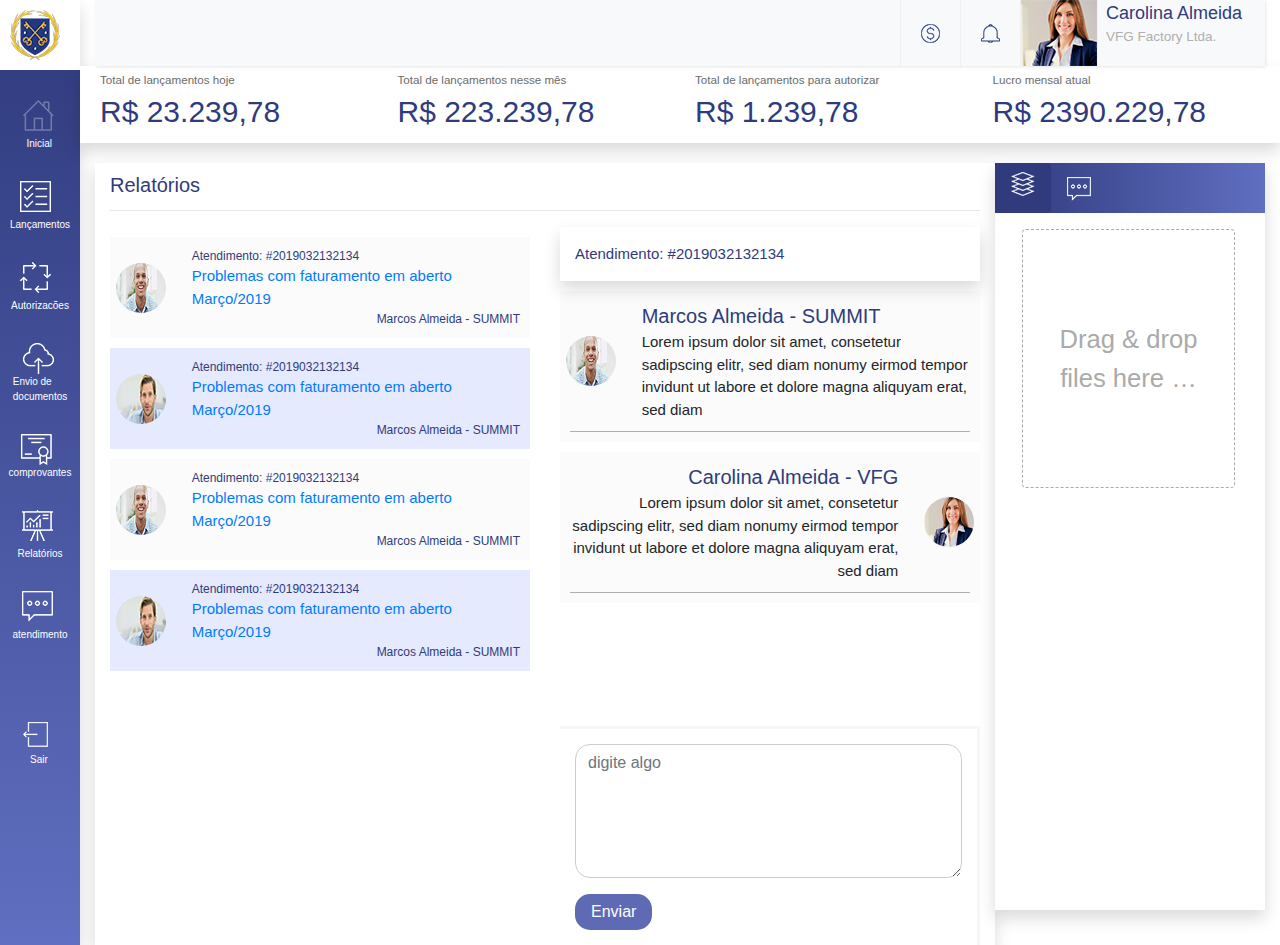
<file: atendimento.html>
<!DOCTYPE html>
<html>

<head>
    <meta charset="utf-8">
    <meta name="viewport" content="width=device-width, initial-scale=1.0">
    <meta http-equiv="X-UA-Compatible" content="IE=edge">

    <title>Summit</title>

    <!-- Bootstrap CSS CDN -->
    <link rel="stylesheet" href="./css/bootstrap.min.css" >
    <link href="css/fileinput.css" media="all" rel="stylesheet" type="text/css"/>
    <link rel="stylesheet" href="https://use.fontawesome.com/releases/v5.5.0/css/all.css" crossorigin="anonymous">
    <link href="themes/explorer-fas/theme.css" media="all" rel="stylesheet" type="text/css"/>   
     <link rel="stylesheet" href="./css/style.css">

    <!-- Font Awesome JS -->
    
</head>

<body>
    <div class="wrapper shadow">
        <!-- Sidebar  -->
        <nav id="sidebar" class="shadow">
            <div class="sidebar-header">
                <img src="./img/logo.png" alt="">
            </div>

            
            <ul class="menu">
                <li> <a href="index.html"> <img class="img-home" src="./img/home.png" alt=""> Inicial</a> </li>
                <li> <a href="lancamentos.html"><img class="img-lacamentos" src="./img/lancamento.png" alt="">Lançamentos</a> </li>
                <li><a href="autorizacoes.html"><img class="img-atualizacoes" src="./img/atualizacao.png" alt="">Autorizacões</a></li>
                <li> <a href="enviodocs.html"><img class="img-envdoc" src="./img/donwload2.png" alt="">Envio de documentos</a> </li>
                <li> <a href="comprovantes.html"> <img class="img-comprovante" src="/img/comprovantes.png" alt="">comprovantes</a></li>
                <li> <a href="relatorio.html"> <img class="img-relatorio" src="./img/relatorio.png" alt="">Relatórios</a></li>
                <li><a href="atendimento.html"><img class="img-atendimento" src="./img/atendimento.png" alt="">atendimento</a></li>
                <li> <a href="#"> <img class="img-sair" src="./img/sair.png" alt="">Sair</a></li>
            </ul>
        
        </nav>

        <!-- Page Content  -->
        <div id="content" class="container-fluid">
            <button type="button" id="sidebarCollapse" class="btn btn-info d-none">
                <i class="fas fa-align-left"></i>
                <span>Toggle Sidebar</span>
            </button>
            
            <nav class="navbar navbar-expand-lg  navbar-light bg-light">
                <div class="container-fluid">

                
                    <button class="btn btn-dark d-inline-block d-lg-none ml-auto" type="button" data-toggle="collapse" data-target="#navbarSupportedContent" aria-controls="navbarSupportedContent" aria-expanded="false" aria-label="Toggle navigation">
                        <i class="fas fa-align-justify"></i>
                    </button>

                    <div class="collapse navbar-collapse" id="navbarSupportedContent">
                        <ul class="nav navbar-nav ml-auto">
                            <li class="nav-item active">
                                <a class="nav-link info-icons" href="#"><img src="./img/nav-money.png" alt=""></a>
                            </li>
                            <li class="nav-item">
                                <a class="nav-link info-icons" href="#"><img src="./img/nav-bell.png" alt=""></a>
                            </li>
                            <li class="nav-item">
                                <a class="nav-link p-0" href="#"><img class="img-perfil" src="./img/mulher.png" alt=""></a>
                            </li>
                            <li class="nav-item">
                                <a class="nav-link user-name" href="#">
                                    
                                    Carolina Almeida
                                    <p>VFG Factory Ltda.</p>

                                </a>
                              
                            </li>
                        </ul>
                    </div>
                </div>
            </nav>

            <div class="row shadow money-status">
                <div class="col-md-3">
                        <p>Total de lançamentos hoje</p> 
                        <h1>R$ 23.239,78</h1>
                </div>

                <div class="col-md-3">
                    <p>Total de lançamentos nesse mês</p>
                    <h1>R$ 223.239,78</h1>
                </div>

                <div class="col-md-3">
                    <p>Total de lançamentos para autorizar</p>
                    <h1>R$ 1.239,78</h1>
                </div>

                <div class="col-md-3">
                    <p>Lucro mensal atual</p>
                    <h1>R$ 2390.229,78</h1>
                </div>
            </div>


            <div class="row m-t-20">
                
                <div class="col-md-9">
                    
                    <div class="row">
                        
                        <div class="col-md-12 shadow h-81.8vh m-l-15">
                          
                            <div class="row">
                                
                                  <div class="col-md-4">
                                      <h1 class="f-s-20 f-c-blue m-t-10">Relatórios</h1>
                                  </div>
                               
                             </div>
                             <hr>

                            <div class="row ">
                                    <div class="col-6 chat-user">
                                      <div class="nav flex-column nav-pills bate-papo" id="v-pills-tab" role="tablist" aria-orientation="vertical">
                                        <a class=" active bc-fff" id="v-pills-home-tab" data-toggle="pill" href="#v-pills-home" role="tab" aria-controls="v-pills-home" aria-selected="true">
                                                <div class="chat-box">
                                                        <div class="row">
            
                                                            <div class="col-md-2 chat-img">
                                                                <img class="rounded-circle img-chat" src="./img/chat1.jpg" alt="">
                                                            </div>
            
                                                            <div class="col-md-8 col-lg-10 chat-text">
                                                                <span class="f-s-12 f-c-blue">Atendimento: #2019032132134</span>
                                                                <span class="qdl f-s-15">Problemas com faturamento em aberto Março/2019</span> 
                                                                <span class="float-right f-s-12 f-c-blue flex-reverse">Marcos Almeida - SUMMIT</span>
                                                            </div>
                                                        </div>
                                                     </div>
                                        </a>
                                        <a  id="v-pills-profile-tab" data-toggle="pill" href="#v-pills-profile" role="tab" aria-controls="v-pills-profile" aria-selected="false">
                                            <div class="chat-box chat-blue">
                                                <div class="row">
    
                                                    <div class="col-md-2 chat-img">
                                                        <img class="rounded-circle img-chat" src="./img/chat2.jpg" alt="">
                                                    </div>
    
                                                    <div class="col-md-8 col-lg-10 chat-text">
                                                        <span class="f-s-12 f-c-blue">Atendimento: #2019032132134</span>
                                                        <span class="qdl f-s-15">Problemas com faturamento em aberto Março/2019</span> 
                                                        <span class="float-right f-s-12 f-c-blue flex-reverse">Marcos Almeida - SUMMIT</span>
                                                    </div>
                                                </div>
                                             </div>
                                        </a>
                                        <a  id="v-pills-messages-tab" data-toggle="pill" href="#v-pills-messages" role="tab" aria-controls="v-pills-messages" aria-selected="false">
                                                <div class="chat-box">
                                                        <div class="row">
            
                                                            <div class="col-md-2 chat-img">
                                                                <img class="rounded-circle img-chat" src="./img/chat1.jpg" alt="">
                                                            </div>
            
                                                            <div class="col-md-8 col-lg-10 chat-text">
                                                                <span class="f-s-12 f-c-blue">Atendimento: #2019032132134</span>
                                                                <span class="qdl f-s-15">Problemas com faturamento em aberto Março/2019</span> 
                                                                <span class="float-right f-s-12 f-c-blue flex-reverse">Marcos Almeida - SUMMIT</span>
                                                            </div>
                                                        </div>
                                                     </div>
                                        </a>
                                        <a  id="v-pills-settings-tab" data-toggle="pill" href="#v-pills-settings" role="tab" aria-controls="v-pills-settings" aria-selected="false">
                                                <div class="chat-box chat-blue">
                                                        <div class="row">
            
                                                            <div class="col-md-2 chat-img">
                                                                <img class="rounded-circle img-chat" src="./img/chat2.jpg" alt="">
                                                            </div>
            
                                                            <div class="col-md-8 col-lg-10 chat-text">
                                                                <span class="f-s-12 f-c-blue">Atendimento: #2019032132134</span>
                                                                <span class="qdl f-s-15">Problemas com faturamento em aberto Março/2019</span> 
                                                                <span class="float-right f-s-12 f-c-blue flex-reverse">Marcos Almeida - SUMMIT</span>
                                                            </div>
                                                        </div>
                                                     </div>
                                        </a>





                                      </div>
                                    </div>
                                    <div class="col-6">
                                      <div class="tab-content" id="v-pills-tabContent">
                                        <div class="tab-pane fade show active" id="v-pills-home" role="tabpanel" aria-labelledby="v-pills-home-tab">
                                                <div class="col-md-12 shadow p-15">
                                                        <span class="f-c-blue f-s-15">Atendimento: #2019032132134</span>
                                                    </div>
                                                <div class="chat chat-conversation">
                                                    
                                                    <div class="chat-box ">
                                                        <div class="chat-border">
                                                            <div class="row">
                                                                <div class="col-md-2 chat-img">
                                                                    <img class="rounded-circle img-chat" src="./img/chat1.jpg" alt="">
                                                                </div>
                
                                                                <div class="col-md-8 col-lg-10 chat-text">
                                                                    <span class="f-s-20 f-c-blue ">Marcos Almeida - SUMMIT</span>
                                                                    <span class="qdl f-s-15">Lorem ipsum dolor sit amet, consetetur sadipscing elitr, sed diam nonumy eirmod tempor invidunt ut labore et dolore magna aliquyam erat, sed diam</span> 
                                                                </div>
                                                            </div>
                                                        </div>
                                                     </div>
            
                                                     <div class="chat-box">
                                                            <div class="chat-border">
                                                                <div class="row">
                                                                    <div class="col-md-8 col-lg-10 text-right">
                                                                        <span class="f-s-20 f-c-blue ">Carolina Almeida - VFG</span>
                                                                        <span class="qdl f-s-15">Lorem ipsum dolor sit amet, consetetur sadipscing elitr, sed diam nonumy eirmod tempor invidunt ut labore et dolore magna aliquyam erat, sed diam</span> 
                                                                    </div>

                                                                    <div class="col-md-2 chat-img">
                                                                            <img class="rounded-circle img-chat img-chat" src="./img/mulher.png" alt="">
                                                                    </div>

                                                                </div>
                                                            </div>
                                                         </div>
                        
                
                                                </div>
                                                <div class="p-15 b-1">
                                                    <form>
                                                            <div class="form-group form-chat ">
                                                                    <textarea class="form-control " id="exampleFormControlTextarea1" rows="5" placeholder="digite algo"></textarea>
                                                            </div>
                                                            <div>
                                                                <button type="button" class="btn btn-primary btn-chat">Enviar</button>
                                                            </div>
                                                    </form>
                                                </div>
                                        </div>
                                        <div class="tab-pane fade" id="v-pills-profile" role="tabpanel" aria-labelledby="v-pills-profile-tab">
                                                <div class="col-md-12 shadow p-15">
                                                        <span class="f-c-blue f-s-15">Atendimento: #2019032132134</span>
                                                    </div>
                                                <div class="chat chat-conversation">
                                                    
                                                    <div class="chat-box ">
                                                        <div class="chat-border">
                                                            <div class="row">
                                                                <div class="col-md-2 chat-img">
                                                                    <img class="rounded-circle img-chat" src="./img/chat1.jpg" alt="">
                                                                </div>
                
                                                                <div class="col-md-8 col-lg-10 chat-text">
                                                                    <span class="f-s-20 f-c-blue ">Marcos Almeida - SUMMIT</span>
                                                                    <span class="qdl f-s-15">Lorem ipsum dolor sit amet, consetetur sadipscing elitr, sed diam nonumy eirmod tempor invidunt ut labore et dolore magna aliquyam erat, sed diam</span> 
                                                                </div>
                                                            </div>
                                                        </div>
                                                     </div>
            
                                                     <div class="chat-box">
                                                            <div class="chat-border">
                                                                <div class="row">
                                                                    <div class="col-md-8 col-lg-10 text-right">
                                                                        <span class="f-s-20 f-c-blue ">Carolina Almeida - VFG</span>
                                                                        <span class="qdl f-s-15">Lorem ipsum dolor sit amet, consetetur sadipscing elitr, sed diam nonumy eirmod tempor invidunt ut labore et dolore magna aliquyam erat, sed diam</span> 
                                                                    </div>

                                                                    <div class="col-md-2 chat-img">
                                                                            <img class="rounded-circle img-chat img-chat" src="./img/mulher.png" alt="">
                                                                    </div>

                                                                </div>
                                                            </div>
                                                         </div>
            
                                                         <div class="chat-box">
                                                            <div class="chat-border">
                                                                    <div class="row">
                        
                                                                        <div class="col-md-2 chat-img">
                                                                            <img class="rounded-circle img-chat" src="./img/chat1.jpg" alt="">
                                                                        </div>
                        
                                                                        <div class="col-md-8 col-lg-10 chat-text">
                                                                            <span class="f-s-20 f-c-blue ">Marcos Almeida - SUMMIT</span>
                                                                            <span class="qdl f-s-15">Lorem ipsum dolor sit amet, consetetur sadipscing elitr, sed diam nonumy eirmod tempor invidunt ut labore et dolore magna aliquyam erat, sed diam</span> 
                                                                        </div>
                                                                    </div>
                                                            </div>

                                                            

                                                         </div>
                                                    </div>
                                                    <div class="p-15 b-1">
                                                        <form>
                                                                <div class="form-group form-chat ">
                                                                        <textarea class="form-control " id="exampleFormControlTextarea1" rows="5" placeholder="digite algo"></textarea>
                                                                </div>
                                                                <div>
                                                                    <button type="button" class="btn btn-primary btn-chat">Enviar</button>
                                                                </div>
                                                        </form>
                                                    </div>


                                        </div>
                                        <div class="tab-pane fade" id="v-pills-messages" role="tabpanel" aria-labelledby="v-pills-messages-tab">
                                                <div class="col-md-12 shadow p-15">
                                                        <span class="f-c-blue f-s-15">Atendimento: #2019032132134</span>
                                                    </div>
                                                <div class="chat chat-conversation">
                                                    
                                                    <div class="chat-box ">
                                                        <div class="chat-border">
                                                            <div class="row">
                                                                <div class="col-md-2 chat-img">
                                                                    <img class="rounded-circle img-chat" src="./img/chat1.jpg" alt="">
                                                                </div>
                
                                                                <div class="col-md-8 col-lg-10 chat-text">
                                                                    <span class="f-s-20 f-c-blue ">Marcos Almeida - SUMMIT</span>
                                                                    <span class="qdl f-s-15">Lorem ipsum dolor sit amet, consetetur sadipscing elitr, sed diam nonumy eirmod tempor invidunt ut labore et dolore magna aliquyam erat, sed diam</span> 
                                                                </div>
                                                            </div>
                                                        </div>
                                                     </div>
            
                                                     <div class="chat-box">
                                                            <div class="chat-border">
                                                                <div class="row">
                                                                    <div class="col-md-8 col-lg-10 text-right">
                                                                        <span class="f-s-20 f-c-blue ">Carolina Almeida - VFG</span>
                                                                        <span class="qdl f-s-15">Lorem ipsum dolor sit amet, consetetur sadipscing elitr, sed diam nonumy eirmod tempor invidunt ut labore et dolore magna aliquyam erat, sed diam</span> 
                                                                    </div>

                                                                    <div class="col-md-2 chat-img">
                                                                            <img class="rounded-circle img-chat img-chat" src="./img/mulher.png" alt="">
                                                                    </div>

                                                                </div>
                                                            </div>
                                                        </div>
                                            
                                                    </div>

                                                    <div class="p-15 b-1">
                                                        <form>
                                                                <div class="form-group form-chat ">
                                                                        <textarea class="form-control " id="exampleFormControlTextarea1" rows="5" placeholder="digite algo"></textarea>
                                                                </div>
                                                                <div>
                                                                    <button type="button" class="btn btn-primary btn-chat">Enviar</button>
                                                                </div>
                                                        </form>
                                                    </div>

                                        </div>
                                        <div class="tab-pane fade" id="v-pills-settings" role="tabpanel" aria-labelledby="v-pills-settings-tab">
                                                <div class="col-md-12 shadow p-15">
                                                        <span class="f-c-blue f-s-15">Atendimento: #2019032132134</span>
                                                    </div>
                                                <div class="chat chat-conversation">
                                                    
                                                    <div class="chat-box ">
                                                        <div class="chat-border">
                                                            <div class="row">
                                                                <div class="col-md-2 chat-img">
                                                                    <img class="rounded-circle img-chat" src="./img/chat1.jpg" alt="">
                                                                </div>
                
                                                                <div class="col-md-8 col-lg-10 chat-text">
                                                                    <span class="f-s-20 f-c-blue ">Marcos Almeida - SUMMIT</span>
                                                                    <span class="qdl f-s-15">Lorem ipsum dolor sit amet, consetetur sadipscing elitr, sed diam nonumy eirmod tempor invidunt ut labore et dolore magna aliquyam erat, sed diam</span> 
                                                                </div>
                                                            </div>
                                                        </div>
                                                     </div>
            
                                                     <div class="chat-box">
                                                            <div class="chat-border">
                                                                <div class="row">
                                                                    <div class="col-md-8 col-lg-10 text-right">
                                                                        <span class="f-s-20 f-c-blue ">Carolina Almeida - VFG</span>
                                                                        <span class="qdl f-s-15">Lorem ipsum dolor sit amet, consetetur sadipscing elitr, sed diam nonumy eirmod tempor invidunt ut labore et dolore magna aliquyam erat, sed diam</span> 
                                                                    </div>

                                                                    <div class="col-md-2 chat-img">
                                                                            <img class="rounded-circle img-chat img-chat" src="./img/mulher.png" alt="">
                                                                    </div>

                                                                </div>
                                                            </div>
                                                        </div>

                                                        <div class="chat-box">
                                                                <div class="chat-border">
                                                                    <div class="row">
                                                                        <div class="col-md-8 col-lg-10 text-right">
                                                                            <span class="f-s-20 f-c-blue ">Carolina Almeida - VFG</span>
                                                                            <span class="qdl f-s-15">Lorem ipsum dolor sit amet, consetetur sadipscing elitr, sed diam nonumy eirmod tempor invidunt ut labore et dolore magna aliquyam erat, sed diam</span> 
                                                                        </div>
    
                                                                        <div class="col-md-2 chat-img">
                                                                                <img class="rounded-circle img-chat img-chat" src="./img/mulher.png" alt="">
                                                                        </div>
    
                                                                    </div>
                                                                </div>
                                                            </div>

                                                            <div class="chat-box">
                                                                    <div class="chat-border">
                                                                        <div class="row">
                                                                            <div class="col-md-8 col-lg-10 text-right">
                                                                                <span class="f-s-20 f-c-blue ">Carolina Almeida - VFG</span>
                                                                                <span class="qdl f-s-15">Lorem ipsum dolor sit amet, consetetur sadipscing elitr, sed diam nonumy eirmod tempor invidunt ut labore et dolore magna aliquyam erat, sed diam</span> 
                                                                            </div>
        
                                                                            <div class="col-md-2 chat-img">
                                                                                    <img class="rounded-circle img-chat img-chat" src="./img/mulher.png" alt="">
                                                                            </div>
        
                                                                        </div>
                                                                    </div>
                                                                </div>

                                                                <div class="chat-box">
                                                                        <div class="chat-border">
                                                                            <div class="row">
                                                                                <div class="col-md-8 col-lg-10 text-right">
                                                                                    <span class="f-s-20 f-c-blue ">Carolina Almeida - VFG</span>
                                                                                    <span class="qdl f-s-15">Lorem ipsum dolor sit amet, consetetur sadipscing elitr, sed diam nonumy eirmod tempor invidunt ut labore et dolore magna aliquyam erat, sed diam</span> 
                                                                                </div>
            
                                                                                <div class="col-md-2 chat-img">
                                                                                        <img class="rounded-circle img-chat img-chat" src="./img/mulher.png" alt="">
                                                                                </div>
            
                                                                            </div>
                                                                        </div>
                                                                    </div>

                                                        </div>
                                                        <div class="p-15 b-1">
                                                            <form>
                                                                    <div class="form-group form-chat ">
                                                                            <textarea class="form-control " id="exampleFormControlTextarea1" rows="5" placeholder="digite algo"></textarea>
                                                                    </div>
                                                                    <div>
                                                                        <button type="button" class="btn btn-primary btn-chat">Enviar</button>
                                                                    </div>
                                                            </form>
                                                        </div>
                                        </div>
                                      </div>
                                    </div>
                                  </div>
    

                        </div>

                        
                      
                    </div>
                  
                   
                      
                    </div>

                

                    <div class="col-md-3">
                        <div class="shadow h-100vh">

                                <ul class="nav nav-pills mb-3" id="pills-tab" role="tablist">
                                        <li class="nav-item">
                                          <a class="nav-link active" id="pills-home-tab" data-toggle="pill" href="#pills-home" role="tab" aria-controls="pills-home" aria-selected="true"> <img src="./img/stack.png" alt=""></a>
                                        </li>
                                        <li class="nav-item">
                                          <a class="nav-link" id="pills-profile-tab" data-toggle="pill" href="#pills-profile" role="tab" aria-controls="pills-profile" aria-selected="false"><img src="./img/message.png" alt=""></a>
                                        </li>
                                       
                                      </ul>

                                      <div class="tab-content" id="pills-tabContent">
                                        <div class="tab-pane fade show active" id="pills-home" role="tabpanel" aria-labelledby="pills-home-tab">

                                            
                                                  
                                            <div class="col-md-12">
                                                    
                                                <div class="form-group">
                                                    <div class="file-loading">
                                                        <input id="file-4" type="file" class="file" data-upload-url="#" data-theme="fas">
                                                    </div>
                                                </div>
                                                
                                            </div>

                                        
                                            


                                        </div>
                                        <div class="tab-pane fade" id="pills-profile" role="tabpanel" aria-labelledby="pills-profile-tab">

                                            arroz

                                        </div>
                                      </div>
                        </div>
                    </div>
                
                </div>

            </div>
        </div>
    </div>

    <!-- jQuery CDN - Slim version (=without AJAX) -->
    <script src="js/jquery.js"></script>
    <script src="https://cdnjs.cloudflare.com/ajax/libs/popper.js/1.14.0/umd/popper.min.js" integrity="sha384-cs/chFZiN24E4KMATLdqdvsezGxaGsi4hLGOzlXwp5UZB1LY//20VyM2taTB4QvJ" crossorigin="anonymous"></script>
    <!-- Bootstrap JS -->
    <script src="https://stackpath.bootstrapcdn.com/bootstrap/4.1.0/js/bootstrap.min.js" integrity="sha384-uefMccjFJAIv6A+rW+L4AHf99KvxDjWSu1z9VI8SKNVmz4sk7buKt/6v9KI65qnm" crossorigin="anonymous"></script>
    <script src="js/plugins/piexif.js" type="text/javascript"></script>
    <script src="js/plugins/sortable.js" type="text/javascript"></script>
    <script src="js/fileinput.js" type="text/javascript"></script>
    <script src="js/locales/fr.js" type="text/javascript"></script>
    <script src="js/locales/es.js" type="text/javascript"></script>
    <script src="themes/fas/theme.js" type="text/javascript"></script>
    <script src="themes/explorer-fas/theme.js" type="text/javascript"></script>
    <script type="text/javascript">

        $(document).ready(function () {
            $('#sidebarCollapse').on('click', function () {
                $('#sidebar').toggleClass('active');
            });
        });

    </script>
     
</body>

</html>
</file>
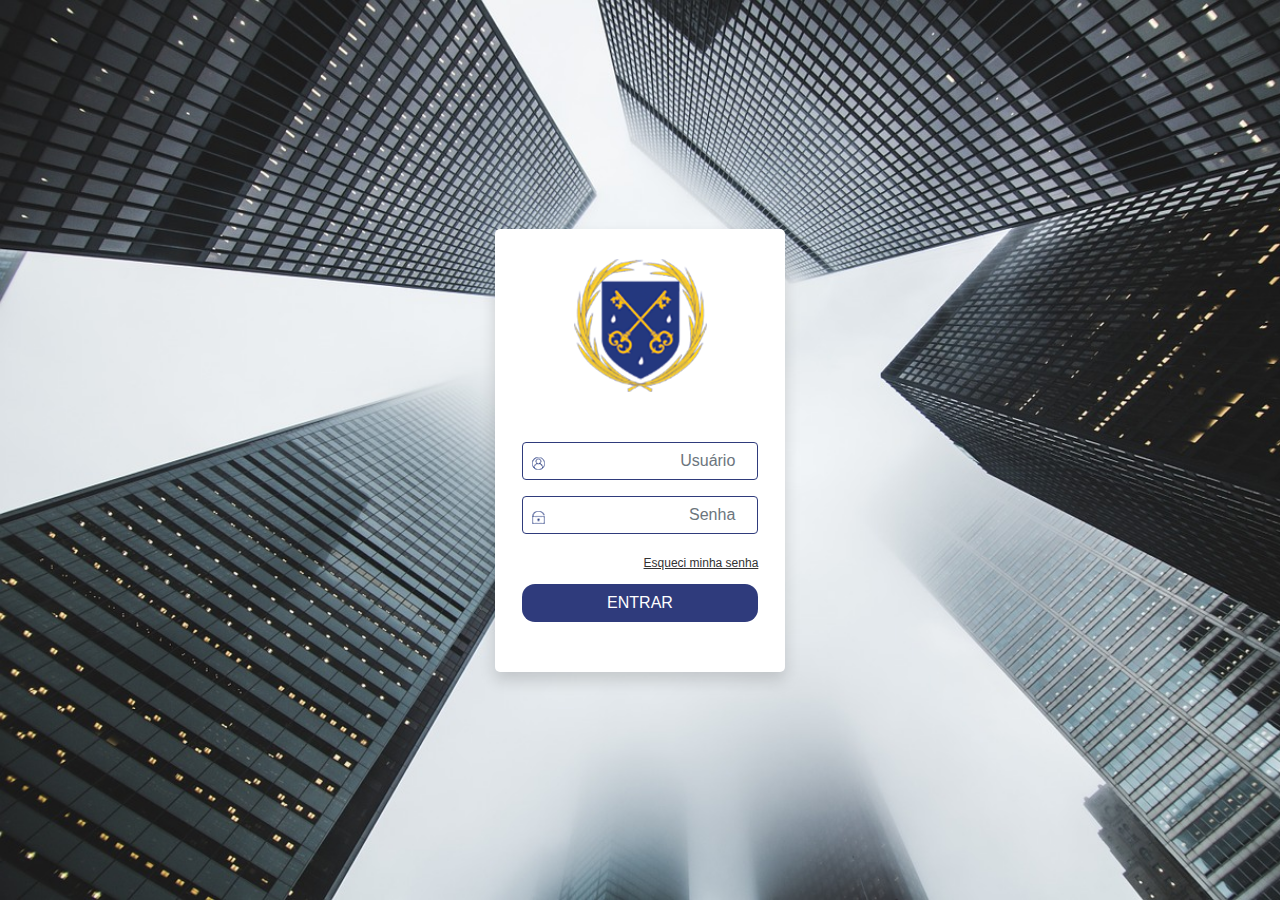
<file: login.html>
<!DOCTYPE html>
<html>

<head>
    <meta charset="utf-8">
    <meta name="viewport" content="width=device-width, initial-scale=1.0">
    <meta http-equiv="X-UA-Compatible" content="IE=edge">

    <title>Summit</title>

    <!-- Bootstrap CSS CDN -->
    <link rel="stylesheet" href="css/bootstrap.min.css" >
    <link href="css/fileinput.css" media="all" rel="stylesheet" type="text/css"/>
    <link rel="stylesheet" href="https://use.fontawesome.com/releases/v5.5.0/css/all.css" crossorigin="anonymous">
    <link href="themes/explorer-fas/theme.css" media="all" rel="stylesheet" type="text/css"/>

    <!-- Our Custom CSS -->
    <link rel="stylesheet" href="./css/style.css">

    <!-- Font Awesome JS -->
    
</head>

<body>
    <div class="bg-login">
            <div class="col-md-3">
                <div class="login shadow bg-white">
                    <div class="row">
                        <div class="col-md-12 flex-center">
                            <img src="./img/logo-login.png" alt="" srcset="">
                        </div>
                    </div>

                    <div class="row">
                        <div class="col-md-10 offset-1 m-t-50">
                            <div class="form-group">
                                <input type="email" class="form-control login-input"  aria-describedby="emailHelp" placeholder="Usuário">
                                <img src="./img/usuario.png" alt="">
                            </div>
                        </div>

                        <div class="col-md-10 offset-1">
                            <div class="form-group">
                                <input type="email" class="form-control login-input"  aria-describedby="emailHelp" placeholder="Senha">
                                <img src="./img/lock.png" alt="">
                            </div>
                        </div>
                    </div>

                    <div class="row">
                        <div class="col-md-10 offset-1 text-right">
                            <a class="password-lost f-s-12 f-c-gray" href="#">Esqueci minha senha</a>
                        </div>
                    </div>

                    <div class="row">
                        <div class="col-md-10 offset-1 m-t-10">
                           <button class="btn btn-login form-control">ENTRAR</button>
                        </div>
                    </div>

                </div>
            </div>
    </div>


</body>

</html>
</file>
<file: css/style.css>
body{
    background: #f1f1f1;
}

.bg-login{
    background: url("../img/bglogin.jpg");
    height: 100vh;
    background-repeat: none;
    width: 100vw;
    background-size: cover;
    display: flex;
    justify-content: center;
    align-items: center;
}

.navbar {
    padding: 0px;
    background: #fff;
    border: none;
    border-radius: 0;
    margin-bottom: 40px;
    box-shadow: 1px 1px 3px rgba(0, 0, 0, 0.1);    
}

.shadow{
    background: #fff;
}

.navbar-nav li a{
    padding:0px;
    height: 100%;
    border-left: 1px solid #F0F0F0;
}

.info-icons {
    display: flex;
    justify-content: center;
    align-items: center;
    padding: 20px!important;
}
.navbar-btn {
    box-shadow: none;
    outline: none !important;
    border: none;
}

.user-name{
    color: #2F3B7C!important;
    font-size: 1.125em;  /* 18px*/
}

.user-name p{
    color:#AFAFAF; 
    font-size: 0.750em; /*12px*/
}

.img-perfil{
    width: 76px;
    height: 66px;
}

/* ---------------------------------------------------
    SIDEBAR STYLE
----------------------------------------------------- */

.wrapper {
    display: flex;
    width: 100%;
    align-items: stretch;
}

#sidebar {
    
    width: 80px;
    background-image: linear-gradient(to bottom, #2f3b7c, #3b478d, #47549e, #5461af, #606fc1);
    color: #fff;
    transition: all 0.3s;
}

#sidebar.active {
    margin-left: -80px;
}

#sidebar .sidebar-header {
    padding: 10px;
    background: #fff;
    color:#000;
}


a[data-toggle="collapse"] {
    position: relative;
}

.dropdown-toggle::after {
    display: block;
    position: absolute;
    top: 50%;
    right: 20px;
    transform: translateY(-50%);
}




/* ---------------------------------------------------
    CONTENT STYLE
----------------------------------------------------- */

#content {
   
    min-height: 83vh;
    transition: all 0.3s;
    
}

/* ---------------------------------------------------
    MEDIAQUERIES
----------------------------------------------------- */

.money-status{
    margin-top: -40px;
    padding: 5px;
}

.money-status h1{
    font-size: 1.875em;
    margin-top: -10px;
    color:#2F3B7C;
}
.money-status p{
    font-size: 0.725em;
    color:#6B6B6B;
}

.f-s-130{
    font-size: 8.125em;
}
.f-s-30{
    font-size: 1.875em;
}

.f-s-20{
    font-size: 1.25em;
}

.f-s-15{
    font-size: 15px;
}

.f-s-12{
    font-size: 0.750em;
}

.f-s-8{
    font-size: 8px;
}

.f-c-gold{
    color:#E2CB6C;
}

.f-c-darkgold{
    color:#83725D;
}

.f-c-gray{
    color:#333333;
}
.f-c-blue{
    color:#2F3B7C;
}

.qdl{
    display: block;
}

.h-100p{
    height: 100%;
}

.h-100vh{
    height: 83vh;
}

.h-81.8{
    height: 81.8vh;
}

.w-30px{
    width: 30px;
}

.p-l-15{
    padding-left: 15px;
}

.p-l-0{
    padding-left: 0;
}

.p-r-0{
    padding-right: 0;
}

.p-t-0{
    padding-top: 0!important;
}

.p-15{
    padding: 15px;
}

.m-t-50{
    margin-top: 50px;
}
.m-t-20{
    margin-top: 20px;
}

.m-t-10{
    margin-top: 10px;
}

.m-t-5{
    margin-top: 5px;
}

.m-t-5n{
    margin-top:-5px;
}
.table-ultimo-lancamentos td{
    font-size: 0.750em; /* 12px*/
}

.table-status{
    background: #F0F0F0;
    width: 120px;
    text-align: center;
    border-radius: 20px;
    float: right;
    padding: 1px;
    font-size: 12px;
}


.table-lancamentos{

}

.table-lancamentos tr{
   font-size: 16px;
}

.table-status.wait{
    background: #FFD420;
}

.table-status.stop{
    background: #FF704B;
    color:#fff;
}

.table-status.sucess{
    background: #7AE566;
}

.table-status.finished{
    background: #3EADF8;
    color:#fff;
   
}

.td-time{
    display: flex;
    justify-content: center;
    
}

.td-time img{
    padding-right: 5px;
}

.nav-pills{
    background-image: linear-gradient(to right, #2f3b7c, #3b478d, #47549e, #5461af, #606fc1);
    height: 50px;
    display: flex;
    align-items: center;
    
}
.nav-pills .nav-link.active, .nav-pills .show>.nav-link {
    color: #fff;
    background-color:#2F3B7C;
    height: 50px;
}

.drag-box{
    border: 2px dashed #c3c3c3;
    border-radius:8px;
    height: 200px;
    padding: 10px;
    background: #F0F0F0;
    display: flex;
    justify-content: center;
    align-items: center;


}

.progress-bar {

    background-color: #2F3B7C;

}

.menu{
    list-style: none;
    padding: 30px;
    
}

.menu li{
    margin-bottom: 30px;
    display: flex;
    justify-content: center;
    align-items: center;

}

.menu a{
    color:#fff;
    text-decoration: none;
    font-size: 10px;

    
}

.img-home{
    margin-left: -4px;
    padding-bottom: 5px;
}

.img-lacamentos{
    margin-left: 10px;
    padding-bottom: 5px;
}

.img-atualizacoes{
    margin-left: 9px;
    padding-bottom: 5px;
}

.img-envdoc{
    display: block;
    margin-left: 10px;
}

.img-comprovante{
    margin-left: 12px;
}

.img-relatorio{
    margin-left: 5px;
    padding-bottom: 5px;
}

.img-atendimento{
    margin-left: 10px;
    padding-bottom: 5px;
}

.img-sair{
    margin-left: -7px;
    padding-bottom: 5px;
    margin-top: 50px;
}

.percentage{
    position: absolute;
    margin-left: 93%;
}


.btn-base{
    width: 7.9em;
    background: #5E6BB4;
    color:#fff;
    border-radius: 7px;
}

.btn-edit{
    background: #E2CB6C;
    border-radius: 4px;
    width: 25px;
    height: 25px;
    display: flex;
    justify-content: center;
}

.btn-cancel{
    background: rgba(255, 112, 75, 1);
}

.btn-autoriza{
    background: #7AE566;
}

.btn-file.pdf{
    background: #FF704B;
    width: 80px;
    height: 20px;
    border-radius:10px;
    font-size: 12px;
    color:#fff;
    padding: 0px;
    text-align: center;
}

.btn-file.img{
    background: #FF92E2;
    width: 80px;
    height: 20px;
    border-radius:10px;
    font-size: 12px;
    color:#fff;
    padding: 0;
    text-align: center;
}


.btn-file.outros{
    background: #6B6B6B;
    width: 80px;
    height: 20px;
    border-radius:10px;
    font-size: 12px;
    color:#fff;
    padding: 0;
    text-align: center;
}

.btn-file.planilha{
    background: #7AE566;
    width: 80px;
    height: 20px;
    border-radius:10px;
    font-size: 12px;
    color:#000000;
    padding: 0;
    text-align: center;
}

.btn-file.documento{
    background: #3EADF8;
    width: 80px;
    height: 20px;
    border-radius:10px;
    font-size: 12px;
    color:#fff;
    padding: 0;
    text-align: center;
}


hr{
    margin-top: 5px;
}

/* checkbox */
.checklabel {
    display: block;
    position: relative;
    padding-left: 35px;
    margin-bottom: 12px;
    cursor: pointer;
    font-size: 22px;
    -webkit-user-select: none;
    -moz-user-select: none;
    -ms-user-select: none;
    user-select: none;
  }
  
  /* Hide the browser's default checkbox */
  .checklabel input {
    position: absolute;
    opacity: 0;
    cursor: pointer;
    height: 0;
    width: 0;
  }
  
  /* Create a custom checkbox */
  .checkmark {
    position: absolute;
    top: 0;
    left: 0;
    height: 15px;
    width: 15px;
    background-color: #fff;
    border-radius: 4px;
    box-shadow: 0px 3px 6px rgba(0, 0, 0, 0.16) ;
  }
  
  /* On mouse-over, add a grey background color */
  .checklabel:hover input ~ .checkmark {
    background-color: #ccc;
  }
  
  /* When the checkbox is checked, add a blue background */
  .checklabel input:checked ~ .checkmark {
    background-color: #fff;
  }
  
  /* Create the checkmark/indicator (hidden when not checked) */
  .checkmark:after {
    content: "";
    position: absolute;
    display: none;
  }
  
  /* Show the checkmark when checked */
  .checklabel input:checked ~ .checkmark:after {
    display: block;
  }
  
  /* Style the checkmark/indicator */
  .checklabel .checkmark:after {
    left: 5px;
    top: 3px;
    width: 5px;
    height: 10px;
    border: solid #000;
    border-width: 0 2px 2px 0;
    -webkit-transform: rotate(45deg);
    -ms-transform: rotate(45deg);
    transform: rotate(45deg);
  }


.td-blue{
      background: #5E6BB4;
      border-top:none!important;
      width:20px;
      border-left: 5px solid #5E6BB4;
      
  }

.td-blue .checkmark{
  margin-left: 10px
}

.td-border-stop{
    border-left: 5px solid #FF704B;
}

.td-border-sucess{
    border-left: 5px solid #7AE566;
}

.td-border-blue{
    border-left: 5px solid #5E6BB4;
}



.file-caption-main{
    display: none;
}

.btn-table-download{
    display: flex;
    justify-content: center;
    align-items: center;
    width: 35px;  
    height: 35px;
    
}

.btn-table-download img{
    margin-left: 5px;
}

.table-historico{
    font-size: 16px;
}

.file-preview {
    border-radius: 5px;
    padding: 0;
    width: 100%;
    border:none;
    margin-bottom: 5px;
}

.close.fileinput-remove{
    display: none;
}

.td-w-file{
    width: 30px;
}


.file-radio{

    display: flex;
    flex-direction: column;
    align-items: center;

}

.file-radio img{
    padding-bottom: 10px;
}

.input-date{
    border-radius: 20px;
    text-align: center;
}

.btn-relatorio{
    border:1px solid #AFAFAF;
    background: #fff;
    color:#AFAFAF;
    border-radius: 12px;
    font-size: 20px;
    font-weight: bold;
}

.btn-relatorio:hover{

    color:#AFAFAF;

}

.btn-login{
    background: #2F3B7C;
    border-radius: 13px;
    color:#fff;
    border:none;
}

.date-img{
    position: relative;
}

.date-img img{
    position: absolute;
    right: 8px;
    top: 10px;
}

.file-radio p{
    color: #6B6B6B;
    font-size: 12px;

}

.chat-img{
    display: flex;
    justify-content: center;
    align-items: center;
}

.chat-text{
    display: flex;
    justify-content: center;
    flex-direction: column;
}
.flex-reverse{
    display: flex;
    flex-direction: row-reverse;
}

.chat{
    width: 100%;
    height: 500px;
    overflow-y: auto;
    overflow-x: hidden;
}

.chat-conversation{
    height: 445px;
}

.img-chat{
    width: 50px;
    height: 50px;
}
.chat-box{
    background: #FBFBFB;
    margin-top: 10px;
    padding: 10px;
}

.chat-box.chat-blue{
    background: #e6eaff;
}


.chat-border{
    border-bottom: 1px solid #AFAFAF;
    padding-bottom: 10px;
    
}

::-webkit-scrollbar {
    width: 8px;
  }
  
  /* Track */
  ::-webkit-scrollbar-track {
    background: #f1f1f1; 
  }
   
  /* Handle */
  ::-webkit-scrollbar-thumb {
    background: rgba(0, 0, 0, 0.5); 
    border-radius: 4px;
    
  }
  
  /* Handle on hover */
  ::-webkit-scrollbar-thumb:hover {
    background: #555; 
  }

  .login{
      padding: 30px;
      padding-left: 0;
      padding-right: 0px;
      padding-bottom: 50px;
      border-radius: 5px;
  }

  .flex-center{
    display: flex;
    justify-content: center;
  }

  .login-input{
      padding-left: 30px;
      border: 1px solid #2F3B7C;
  }
.login-input::placeholder{

    text-align: right;
    padding-right: 10px;

}

.password-lost{
    text-decoration: underline;
}

.form-group{
    position: relative;
}

.form-group img{
    position: absolute;
    top: 15px;
    left: 10px;;
}

.form-control:focus {
    color: #495057;
    background-color: #fff;
    border: 1px solid #2F3B7C;
    outline: 0;
    box-shadow: none;
}

.popover{
    max-width: 700px;
    border-radius: 0px;
}

.popover-header{
    background-color: #fff;
    border:none;
    color: #6B6B6B;
    text-align: left;
}

.popover-body{
    color: #2F3B7C;
    font-size:3rem;
    font-weight: 600;
    text-align: right;
    background-image: url(../img/money-pop.png);
    background-repeat: no-repeat;
    padding-left: 100px;
    padding-top: 0;
    margin-left: 10px;
    background-position-y: center;
}

.arrow{
    top: 0 !important;

}

.bs-popover-auto[x-placement^=bottom]>.arrow::after, .bs-popover-bottom>.arrow::after {
    top: 0px;
    border-width: 0 .5rem .5rem .5rem;
    border-bottom-color: #fff;
}

.bs-popover-auto[x-placement^=bottom], .bs-popover-bottom {
    margin-top: 0rem;
    margin-left: -225px;
}

.btn-importar{
    background-color: #CCCCCC;
    border:none;
    border-radius: 15px;
    margin-left: 10px;
}


.btn-pesquisar{
    background-color: #5E6BB4;
    border:none;
    border-radius: 15px;
    font-size:1.5rem;
}

.modal-importar-qtl{
    background-color: #5E6BB4;
    border-radius: 2rem;
    padding: 30px;
}

.importar-text-qtd-1{
    color: #fff;
    font-size: 1.5rem;
}

.importar-text-qtd-2{
    color: #fff;
    font-size: 3rem;
}

.btn-importar-qtl{
    background-color:#FF704B;
    border:none;
    border-radius: 15px;
    font-size:1rem;
   

}

.btn-novo{
    background-color: #5E6BB4;
    border:none;
    border-radius: 15px;
    font-size:1.2rem;
    margin-left: 15px;
}

.btn-anexar{
    background-color: #E2CB6C;
    border:none;
    border-radius: 15px;
    font-size:1rem;
}

.btn-escolha-1{
    background-color:#5E6BB4;
    border:none;
    border-radius: 15px;
    font-size:1.5rem;
    margin-top: 30px;
    margin-bottom: 50px;
}



.btn-escolha-2{
    background-color:#FF704B;
    border:none;
    border-radius: 15px;
    font-size:1.5rem;
    margin-left: 15px;
    margin-top: 30px;
    margin-bottom: 50px;
}

.modal-escolha{
    border-radius: 2rem;
}

.modal-escolha .modal-header{
    border:none;
}

.form-pesquisar div input{
    border-color: #2F3B7C;
    border-radius: 15px;
}
.form-pesquisar input{
    border-color: #2F3B7C;
    border-radius: 15px;
}
.form-pesquisar select{
    border-color: #2F3B7C;
    border-radius: 15px;
}
.form-pesquisar textarea{
    border-color: #2F3B7C;
    border-radius: 15px;
}

.modal-title{
    color:#2F3B7C;
}

.text-escolha{
    color:#2F3B7C;
    padding-left: 30px;
    padding-right: 30px;
}

.option-editar option{
    border-radius:30px !important;
}


.atendimento-text h2{
    font-size: 1.2rem;
    margin-top: 5px;
    
}

.atendimento-text h5{
    font-size: 0.6rem;
    margin-top: 20px;

}

.painel-bate-papo{
    border-bottom: 1px solid #F0F0F0;
    margin:0px;
    min-height: 60px;
    margin-top: 10px;
    
}

.atendimento-text{
    display: flex;
    flex-direction: column;
    justify-content: space-between;
    min-height: 60px;
    padding-left: 0px;
    padding-top: 5px;
    color: #2F3B7C;
}

.bate-papo{
    flex-wrap: nowrap;
    align-items: initial;
   
}

.form-chat textarea{
    border: 1px solid #CCCCCC;
    border-radius: 15px;

}

.btn-chat{
    width: 20%;
    background-color: #5E6BB4;
    border:none;
    border-radius: 15px;
}

.bc-fff{
    background-color: #fff;
    border-color:#F0F0F0;
}

.m-l-15{
    margin-left: 15px;
}

.p-20{
    padding: 15px;
}

.b-1 {
    border-right: 0.2rem solid #cccccc2b;
    border-top: 0.2rem solid #cccccc2b;
}

.chat-user{
    overflow-y: auto;
    overflow-x: hidden;
}

.m-l-10{
    margin-left: 10px;
}

.text-upload{
    color:#FF704B;
}
</file>
<file: css/fileinput.css>
/*!
 * bootstrap-fileinput v5.0.2
 * http://plugins.krajee.com/file-input
 *
 * Krajee default styling for bootstrap-fileinput.
 *
 * Author: Kartik Visweswaran
 * Copyright: 2014 - 2019, Kartik Visweswaran, Krajee.com
 *
 * Licensed under the BSD-3-Clause
 * https://github.com/kartik-v/bootstrap-fileinput/blob/master/LICENSE.md
 */
.file-loading input[type=file], input[type=file].file-loading {
    width: 0;
    height: 0;
}

.file-no-browse {
    position: absolute;
    left: 50%;
    bottom: 20%;
    width: 1px;
    height: 1px;
    font-size: 0;
    opacity: 0;
    border: none;
    background: none;
    outline: none;
    box-shadow: none;
}

.kv-hidden, .file-caption-icon, .file-zoom-dialog .modal-header:before, .file-zoom-dialog .modal-header:after, .file-input-new .file-preview, .file-input-new .close, .file-input-new .glyphicon-file, .file-input-new .fileinput-remove-button, .file-input-new .fileinput-upload-button, .file-input-new .no-browse .input-group-btn, .file-input-ajax-new .fileinput-remove-button, .file-input-ajax-new .fileinput-upload-button, .file-input-ajax-new .no-browse .input-group-btn, .hide-content .kv-file-content, .is-locked .fileinput-upload-button, .is-locked .fileinput-remove-button {
    display: none;
}

.btn-file input[type=file], .file-caption-icon, .file-preview .fileinput-remove, .krajee-default .file-thumb-progress, .file-zoom-dialog .btn-navigate, .file-zoom-dialog .floating-buttons {
    position: absolute;
}

.file-caption-icon .kv-caption-icon {
    line-height: inherit;
}

.file-input, .file-loading:before, .btn-file, .file-caption, .file-preview, .krajee-default.file-preview-frame, .krajee-default .file-thumbnail-footer, .file-zoom-dialog .modal-dialog {
    position: relative;
}

.file-error-message pre, .file-error-message ul, .krajee-default .file-actions, .krajee-default .file-other-error {
    text-align: left;
}

.file-error-message pre, .file-error-message ul {
    margin: 0;
}

.krajee-default .file-drag-handle, .krajee-default .file-upload-indicator {
    float: left;
    margin-top: 10px;
    width: 16px;
    height: 16px;
}

.krajee-default .file-thumb-progress .progress, .krajee-default .file-thumb-progress .progress-bar {
    height: 11px;
    font-family: Verdana, Helvetica, sans-serif;
    font-size: 9px;
}

.krajee-default .file-thumb-progress .progress, .kv-upload-progress .progress {
    background-color: #ccc;
}

.krajee-default .file-caption-info, .krajee-default .file-size-info {
    display: block;
    white-space: nowrap;
    overflow: hidden;
    text-overflow: ellipsis;
    width: 160px;
    height: 15px;
    margin: auto;
}

.file-zoom-content > .file-object.type-video, .file-zoom-content > .file-object.type-flash, .file-zoom-content > .file-object.type-image {
    max-width: 100%;
    max-height: 100%;
    width: auto;
}

.file-zoom-content > .file-object.type-video, .file-zoom-content > .file-object.type-flash {
    height: 100%;
}

.file-zoom-content > .file-object.type-pdf, .file-zoom-content > .file-object.type-html, .file-zoom-content > .file-object.type-text, .file-zoom-content > .file-object.type-default {
    width: 100%;
}

.file-loading:before {
    content: " Loading...";
    display: inline-block;
    padding-left: 20px;
    line-height: 16px;
    font-size: 13px;
    font-variant: small-caps;
    color: #999;
    background: transparent url(../img/loading.gif) top left no-repeat;
}

.file-object {
    margin: 0 0 -5px 0;
    padding: 0;
}

.btn-file {
    overflow: hidden;
}

.btn-file input[type=file] {
    top: 0;
    left: 0;
    min-width: 100%;
    min-height: 100%;
    text-align: right;
    opacity: 0;
    background: none repeat scroll 0 0 transparent;
    cursor: inherit;
    display: block;
}

.btn-file ::-ms-browse {
    font-size: 10000px;
    width: 100%;
    height: 100%;
}

.file-caption .file-caption-name {
    width: 100%;
    margin: 0;
    padding: 0;
    box-shadow: none;
    border: none;
    background: none;
    outline: none;
}

.file-caption.icon-visible .file-caption-icon {
    display: inline-block;
}

.file-caption.icon-visible .file-caption-name {
    padding-left: 15px;
}

.file-caption-icon {
    left: 8px;
}

.file-error-message {
    color: #a94442;
    background-color: #f2dede;
    margin: 5px;
    border: 1px solid #ebccd1;
    border-radius: 4px;
    padding: 15px;
}

.file-error-message pre {
    margin: 5px 0;
}

.file-caption-disabled {
    background-color: #eee;
    cursor: not-allowed;
    opacity: 1;
}

.file-preview {
    border-radius: 5px;
    border: 1px solid #ddd;
    padding: 8px;
    width: 100%;
    margin-bottom: 5px;
}

.file-preview .btn-xs {
    padding: 1px 5px;
    font-size: 12px;
    line-height: 1.5;
    border-radius: 3px;
}

.file-preview .fileinput-remove {
    top: 1px;
    right: 1px;
    line-height: 10px;
}

.file-preview .clickable {
    cursor: pointer;
}

.file-preview-image {
    font: 40px Impact, Charcoal, sans-serif;
    color: #008000;
}

.krajee-default.file-preview-frame {
    margin: 8px;
    border: 1px solid rgba(0,0,0,0.2);
    box-shadow: 0 0 10px 0 rgba(0,0,0,0.2);
    padding: 6px;
    float: left;
    text-align: center;
}

.krajee-default.file-preview-frame .kv-file-content {
    width: 213px;
    height: 160px;
}

.krajee-default .file-preview-other-frame {
    display: flex;
    align-items: center;
    justify-content: center;
}

.krajee-default.file-preview-frame .kv-file-content.kv-pdf-rendered {
    width: 400px;
}

.krajee-default.file-preview-frame[data-template="audio"] .kv-file-content {
    width: 240px;
    height: 55px;
}

.krajee-default.file-preview-frame .file-thumbnail-footer {
    height: 70px;
}

.krajee-default.file-preview-frame:not(.file-preview-error):hover {
    border: 1px solid rgba(0,0,0,0.3);
    box-shadow: 0 0 10px 0 rgba(0,0,0,0.4);
}

.krajee-default .file-preview-text {
    display: block;
    color: #428bca;
    border: 1px solid #ddd;
    font-family: Menlo, Monaco, Consolas, "Courier New", monospace;
    outline: none;
    padding: 8px;
    resize: none;
}

.krajee-default .file-preview-html {
    border: 1px solid #ddd;
    padding: 8px;
    overflow: auto;
}

.krajee-default .file-other-icon {
    font-size: 6em;
    line-height: 1;
}

.krajee-default .file-footer-buttons {
    float: right;
}

.krajee-default .file-footer-caption {
    display: block;
    text-align: center;
    padding-top: 4px;
    font-size: 11px;
    color: #777;
    margin-bottom: 30px;
}

.file-upload-stats {
    font-size: 10px;
    text-align: center;
    width: 100%;
}

.kv-upload-progress .file-upload-stats {
    font-size: 12px;
    margin: -10px 0 5px;
}

.krajee-default .file-preview-error {
    opacity: 0.65;
    box-shadow: none;
}

.krajee-default .file-thumb-progress {
    height: 11px;
    top: 37px;
    left: 0;
    right: 0;
}

.krajee-default.kvsortable-ghost {
    background: #e1edf7;
    border: 2px solid #a1abff;
}

.krajee-default .file-preview-other:hover {
    opacity: 0.8;
}

.krajee-default .file-preview-frame:not(.file-preview-error) .file-footer-caption:hover {
    color: #000;
}

.kv-upload-progress .progress {
    height: 20px;
    margin: 10px 0;
    overflow: hidden;
}

.kv-upload-progress .progress-bar {
    height: 20px;
    font-family: Verdana, Helvetica, sans-serif;
}

/*noinspection CssOverwrittenProperties*/
.file-zoom-dialog .file-other-icon {
    font-size: 22em;
    font-size: 50vmin;
}

.file-zoom-dialog .modal-dialog {
    width: auto;
}

.file-zoom-dialog .modal-header {
    display: flex;
    align-items: center;
    justify-content: space-between;
}

.file-zoom-dialog .btn-navigate {
    padding: 0;
    margin: 0;
    background: transparent;
    text-decoration: none;
    outline: none;
    opacity: 0.7;
    top: 45%;
    font-size: 4em;
    color: #1c94c4;
}

.file-zoom-dialog .btn-navigate:not([disabled]):hover {
    outline: none;
    box-shadow: none;
    opacity: 0.6;
}

.file-zoom-dialog .floating-buttons {
    top: 5px;
    right: 10px;
}

.file-zoom-dialog .btn-navigate[disabled] {
    opacity: 0.3;
}

.file-zoom-dialog .btn-prev {
    left: 1px;
}

.file-zoom-dialog .btn-next {
    right: 1px;
}

.file-zoom-dialog .kv-zoom-title {
    font-weight: 300;
    color: #999;
    max-width: 50%;
    overflow: hidden;
    white-space: nowrap;
    text-overflow: ellipsis;
}

.file-input-new .no-browse .form-control {
    border-top-right-radius: 4px;
    border-bottom-right-radius: 4px;
}

.file-input-ajax-new .no-browse .form-control {
    border-top-right-radius: 4px;
    border-bottom-right-radius: 4px;
}

.file-caption-main {
    width: 100%;
}

.file-thumb-loading {
    background: transparent url(../img/loading.gif) no-repeat scroll center center content-box !important;
}

.file-drop-zone {
    border: 1px dashed #aaa;
    border-radius: 4px;
    text-align: center;
    vertical-align: middle;
    margin: 12px 15px 12px 12px;
    padding: 5px;
}

.file-drop-zone.clickable:hover {
    border: 2px dashed #999;
}

.file-drop-zone.clickable:focus {
    border: 2px solid #5acde2;
}

.file-drop-zone .file-preview-thumbnails {
    cursor: default;
}

.file-drop-zone-title {
    color: #aaa;
    font-size: 1.6em;
    padding: 85px 10px;
    cursor: default;
}

.file-highlighted {
    border: 2px dashed #999 !important;
    background-color: #eee;
}

.file-uploading {
    background: url(../img/loading-sm.gif) no-repeat center bottom 10px;
    opacity: 0.65;
}

.file-zoom-fullscreen .modal-dialog {
    min-width: 100%;
    margin: 0;
}

.file-zoom-fullscreen .modal-content {
    border-radius: 0;
    box-shadow: none;
    min-height: 100vh;
}

.file-zoom-fullscreen .modal-body {
    overflow-y: auto;
}

.floating-buttons {
    z-index: 3000;
}

.floating-buttons .btn-kv {
    margin-left: 3px;
    z-index: 3000;
}

.kv-zoom-actions .btn-kv {
    margin-left: 3px;
}

.file-zoom-content {
    height: 480px;
    text-align: center;
}

.file-zoom-content .file-preview-image {
    max-height: 100%;
}

.file-zoom-content .file-preview-video {
    max-height: 100%;
}

.file-zoom-content > .file-object.type-image {
    height: auto;
    min-height: inherit;
}

.file-zoom-content > .file-object.type-audio {
    width: auto;
    height: 30px;
}

@media (min-width: 576px) {
    .file-zoom-dialog .modal-dialog {
        max-width: 500px;
    }
}

@media (min-width: 992px) {
    .file-zoom-dialog .modal-lg {
        max-width: 800px;
    }
}

@media (max-width: 767px) {
    .file-preview-thumbnails {
        display: flex;
        justify-content: center;
        align-items: center;
        flex-direction: column;
    }

    .file-zoom-dialog .modal-header {
        flex-direction: column;
    }
}

@media (max-width: 350px) {
    .krajee-default.file-preview-frame:not([data-template="audio"]) .kv-file-content {
        width: 160px;
    }
}

@media (max-width: 420px) {
    .krajee-default.file-preview-frame .kv-file-content.kv-pdf-rendered {
        width: 100%;
    }
}

.file-loading[dir=rtl]:before {
    background: transparent url(../img/loading.gif) top right no-repeat;
    padding-left: 0;
    padding-right: 20px;
}

.file-sortable .file-drag-handle {
    cursor: move;
    opacity: 1;
}

.file-sortable .file-drag-handle:hover {
    opacity: 0.7;
}

.clickable .file-drop-zone-title {
    cursor: pointer;
}

.file-preview-initial.sortable-chosen {
    background-color: #d9edf7;
}
</file>
<file: themes/explorer-fas/theme.css>
/*!
 * bootstrap-fileinput v5.0.2
 * http://plugins.krajee.com/file-input
 *
 * Krajee Explorer Font Awesome 5.x theme style for bootstrap-fileinput. Load this theme file after loading
 * font awesome 5.x CSS and `fileinput.css`.
 *
 * Author: Kartik Visweswaran
 * Copyright: 2014 - 2019, Kartik Visweswaran, Krajee.com
 *
 * Licensed under the BSD-3-Clause
 * https://github.com/kartik-v/bootstrap-fileinput/blob/master/LICENSE.md
 */
.theme-explorer-fas .file-upload-indicator, .theme-explorer-fas .file-drag-handle, .theme-explorer-fas .explorer-frame .kv-file-content, .theme-explorer-fas .file-actions, .explorer-frame .file-preview-other {
    text-align: center;
}

.theme-explorer-fas .file-thumb-progress .progress, .theme-explorer-fas .file-thumb-progress .progress-bar {
    height: 13px;
    font-size: 11px;
    line-height: 13px;
}

.theme-explorer-fas .file-upload-indicator, .theme-explorer-fas .file-drag-handle {
    position: absolute;
    display: inline-block;
    top: 0;
    right: 3px;
    width: 16px;
    height: 16px;
    font-size: 16px;
}

.theme-explorer-fas .file-thumb-progress .progress, .theme-explorer-fas .explorer-caption {
    display: block;
}

.theme-explorer-fas .explorer-frame td {
    vertical-align: middle;
    text-align: left;
}

.theme-explorer-fas .explorer-frame .kv-file-content {
    width: 80px;
    height: 80px;
    padding: 5px;
}

.theme-explorer-fas .file-actions-cell {
    position: relative;
    width: 120px;
    padding: 0;
}

.theme-explorer-fas .file-thumb-progress .progress {
    margin-top: 5px;
}

.theme-explorer-fas .explorer-caption {
    color: #777;
}

.theme-explorer-fas .kvsortable-ghost {
    opacity: 0.6;
    background: #e1edf7;
    border: 2px solid #a1abff;
}

.theme-explorer-fas .file-preview .table {
    margin: 0;
}

.theme-explorer-fas .file-error-message ul {
    padding: 5px 0 0 20px;
}

.explorer-frame .file-preview-text {
    display: inline-block;
    color: #428bca;
    border: 1px solid #ddd;
    font-family: Menlo, Monaco, Consolas, "Courier New", monospace;
    outline: none;
    padding: 8px;
    resize: none;
}

.explorer-frame .file-preview-html {
    display: inline-block;
    border: 1px solid #ddd;
    padding: 8px;
    overflow: auto;
}

.explorer-frame .file-other-icon {
    font-size: 2.6em;
}

@media only screen and (max-width: 767px) {
    .theme-explorer-fas .table, .theme-explorer-fas .table tbody, .theme-explorer-fas .table tr, .theme-explorer-fas .table td {
        display: block;
        width: 100% !important;
    }

    .theme-explorer-fas .table {
        border: none;
    }

    .theme-explorer-fas .table tr {
        margin-top: 5px;
    }

    .theme-explorer-fas .table tr:first-child {
        margin-top: 0;
    }

    .theme-explorer-fas .table td {
        text-align: center;
    }

    .theme-explorer-fas .table .kv-file-content {
        border-bottom: none;
        padding: 4px;
        margin: 0;
    }

    .theme-explorer-fas .table .kv-file-content .file-preview-image {
        max-width: 100%;
        font-size: 20px;
    }

    .theme-explorer-fas .file-details-cell {
        border-top: none;
        border-bottom: none;
        padding-top: 0;
        margin: 0;
    }

    .theme-explorer-fas .file-actions-cell {
        border-top: none;
        padding-bottom: 4px;
    }

    .theme-explorer-fas .explorer-frame .explorer-caption {
        white-space: nowrap;
        text-overflow: ellipsis;
        overflow: hidden;
        left: 0;
        right: 0;
        margin: auto;
    }
}

/*noinspection CssOverwrittenProperties*/
.file-zoom-dialog .explorer-frame .file-other-icon {
    font-size: 22em;
    font-size: 50vmin;
}
</file>
